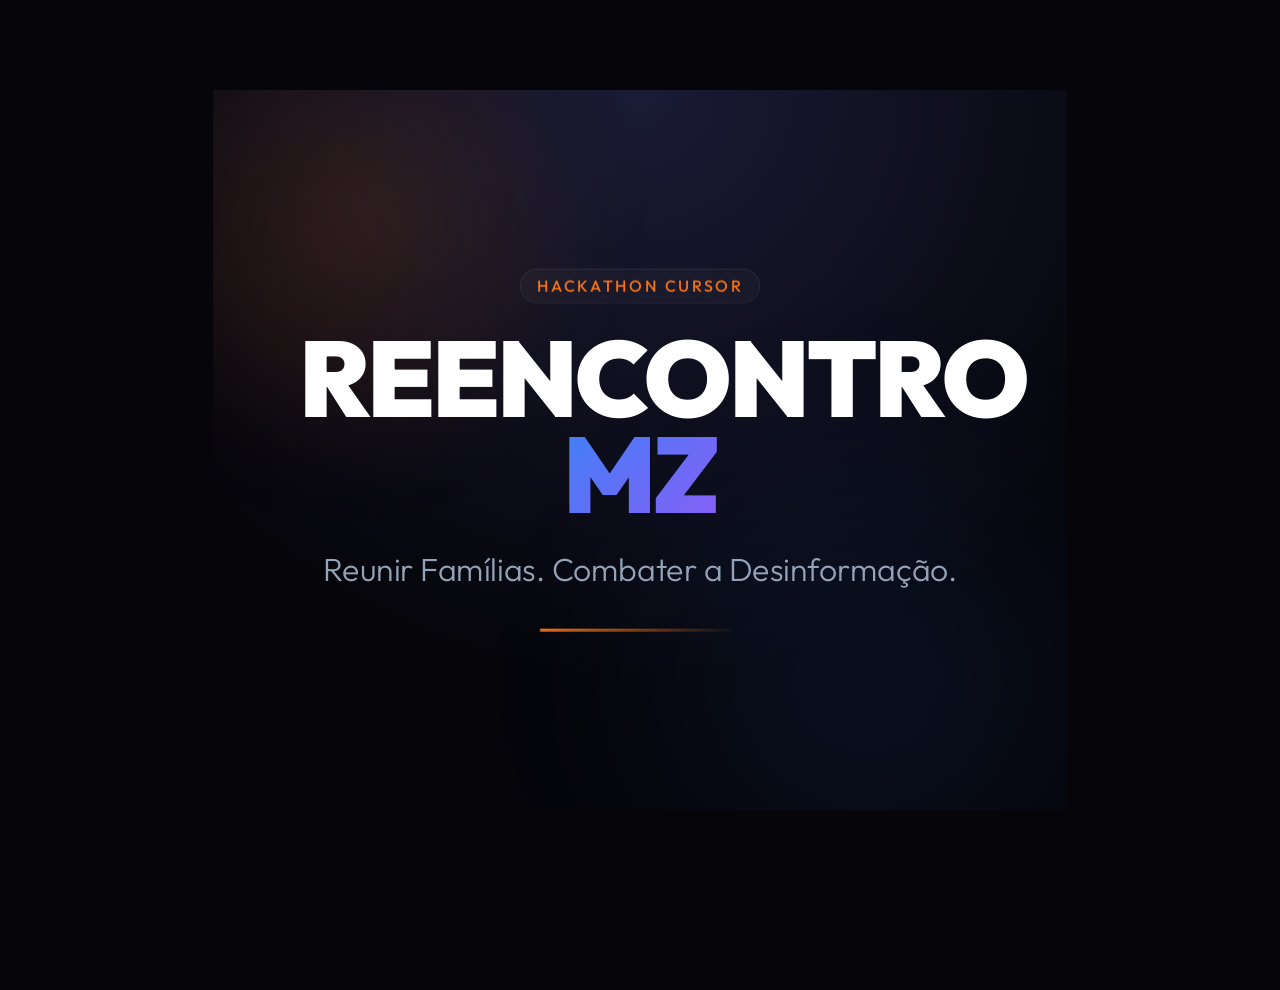
<file: .frontend-slides/slide-previews/style-a.html>
<!DOCTYPE html>
<html lang="pt-MZ">
<head>
  <meta charset="UTF-8">
  <title>Preview Style A - Electric Studio</title>
  <style>
    @import url('https://fonts.googleapis.com/css2?family=Outfit:wght@300;500;800;900&display=swap');
    
    html, body {
      margin: 0; padding: 0;
      width: 100vw; height: 100vh;
      overflow: hidden;
      background: #05050a;
      display: flex; align-items: center; justify-content: center;
      font-family: 'Outfit', sans-serif;
      color: #ffffff;
    }
    
    .viewport-wrapper {
      position: relative;
      width: 1920px; height: 1080px;
      transform-origin: center center;
      background: radial-gradient(circle at 50% 0%, #1a1b35 0%, #05050a 70%);
      overflow: hidden;
    }

    .glow-sphere {
      position: absolute;
      width: 800px; height: 800px;
      border-radius: 50%;
      background: radial-gradient(circle, rgba(249, 115, 22, 0.15) 0%, rgba(0,0,0,0) 70%);
      top: -200px; left: -200px;
      filter: blur(60px);
      animation: drift 10s infinite alternate ease-in-out;
    }
    .glow-sphere-2 {
      position: absolute;
      width: 1000px; height: 1000px;
      border-radius: 50%;
      background: radial-gradient(circle, rgba(59, 130, 246, 0.1) 0%, rgba(0,0,0,0) 70%);
      bottom: -300px; right: -200px;
      filter: blur(80px);
      animation: drift 15s infinite alternate-reverse ease-in-out;
    }

    @keyframes drift {
      0% { transform: translate(0, 0); }
      100% { transform: translate(100px, 100px); }
    }

    .content {
      position: absolute;
      top: 50%; left: 50%;
      transform: translate(-50%, -50%);
      text-align: center;
      width: 80%;
      z-index: 10;
    }

    .badge {
      display: inline-block;
      padding: 10px 24px;
      border-radius: 100px;
      border: 1px solid rgba(255,255,255,0.1);
      background: rgba(255,255,255,0.03);
      backdrop-filter: blur(10px);
      color: #f97316;
      font-size: 24px;
      font-weight: 500;
      letter-spacing: 4px;
      text-transform: uppercase;
      margin-bottom: 40px;
      opacity: 0;
      animation: fadeUp 1s cubic-bezier(0.16, 1, 0.3, 1) 0.2s forwards;
    }

    h1 {
      font-size: 160px;
      font-weight: 900;
      margin: 0;
      line-height: 0.9;
      letter-spacing: -4px;
      opacity: 0;
      animation: fadeUp 1s cubic-bezier(0.16, 1, 0.3, 1) 0.4s forwards;
      text-transform: uppercase;
    }

    h1 span {
      background: linear-gradient(135deg, #3b82f6, #8b5cf6);
      -webkit-background-clip: text;
      -webkit-text-fill-color: transparent;
    }

    h2 {
      font-size: 48px;
      font-weight: 300;
      color: #94a3b8;
      margin-top: 40px;
      opacity: 0;
      animation: fadeUp 1s cubic-bezier(0.16, 1, 0.3, 1) 0.6s forwards;
    }

    .accent-line {
      width: 0;
      height: 4px;
      background: linear-gradient(90deg, #f97316, transparent);
      margin: 60px auto 0;
      animation: expandLine 1.5s cubic-bezier(0.16, 1, 0.3, 1) 0.8s forwards;
    }

    @keyframes fadeUp {
      from { opacity: 0; transform: translateY(60px); }
      to { opacity: 1; transform: translateY(0); }
    }
    @keyframes expandLine {
      to { width: 300px; }
    }
  </style>
</head>
<body>
  <div class="viewport-wrapper">
    <div class="glow-sphere"></div>
    <div class="glow-sphere-2"></div>
    <div class="content">
      <div class="badge">Hackathon Cursor</div>
      <h1>Reencontro <span>MZ</span></h1>
      <h2>Reunir Famílias. Combater a Desinformação.</h2>
      <div class="accent-line"></div>
    </div>
  </div>

  <script>
    function scaleStage() {
      const wrapper = document.querySelector('.viewport-wrapper');
      const scale = Math.min(window.innerWidth / 1920, window.innerHeight / 1080);
      wrapper.style.transform = `scale(${scale})`;
    }
    window.addEventListener('resize', scaleStage);
    scaleStage();
  </script>
</body>
</html>
</file>
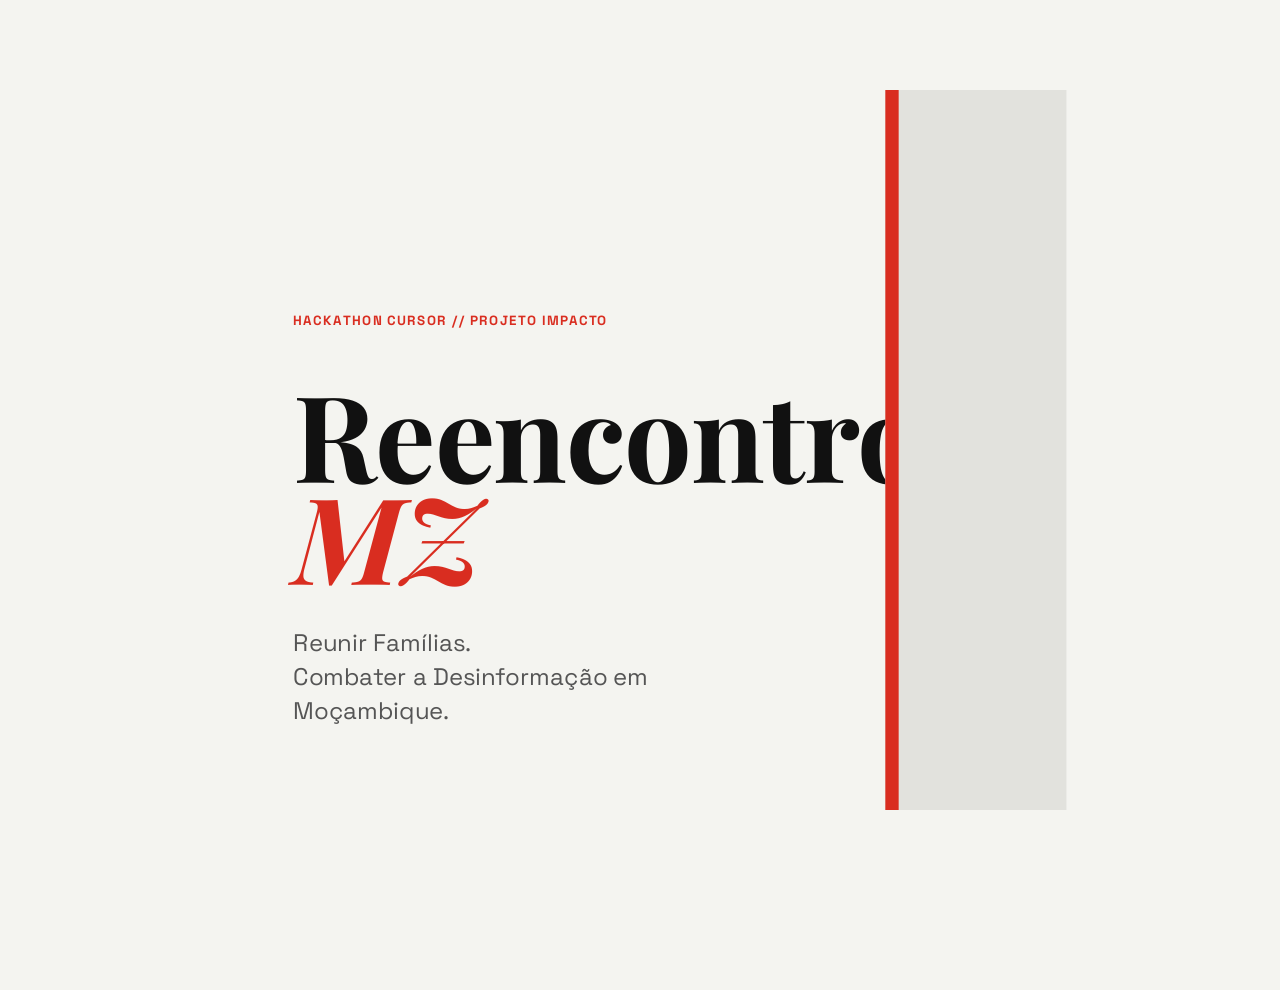
<file: .frontend-slides/slide-previews/style-b.html>
<!DOCTYPE html>
<html lang="pt-MZ">
<head>
  <meta charset="UTF-8">
  <title>Preview Style B - Swiss Editorial</title>
  <style>
    @import url('https://fonts.googleapis.com/css2?family=Playfair+Display:ital,wght@0,700;1,700&family=Space+Grotesk:wght@400;700&display=swap');
    
    html, body {
      margin: 0; padding: 0;
      width: 100vw; height: 100vh;
      overflow: hidden;
      background: #f4f4f0;
      display: flex; align-items: center; justify-content: center;
      font-family: 'Space Grotesk', sans-serif;
      color: #111111;
    }
    
    .viewport-wrapper {
      position: relative;
      width: 1920px; height: 1080px;
      transform-origin: center center;
      background: #f4f4f0;
      overflow: hidden;
      display: flex;
    }

    .left-col {
      width: 60%;
      height: 100%;
      padding: 120px;
      display: flex;
      flex-direction: column;
      justify-content: center;
      position: relative;
    }

    .right-col {
      width: 40%;
      height: 100%;
      background: #e2e2dd;
      position: relative;
      overflow: hidden;
    }

    .image-placeholder {
      position: absolute;
      inset: 0;
      background: url('https://images.unsplash.com/photo-1488521787991-ed7bbaae773c?q=80&w=2070&auto=format&fit=crop') center/cover;
      filter: grayscale(100%) contrast(1.2);
      mix-blend-mode: multiply;
      opacity: 0;
      animation: fadeIn 2s ease 0.5s forwards;
      transform: scale(1.1);
      animation: scaleDown 10s ease-out forwards;
    }

    .red-block {
      position: absolute;
      top: 0; left: -20px;
      width: 40px; height: 100%;
      background: #d92d20;
    }

    .header-info {
      font-size: 20px;
      text-transform: uppercase;
      letter-spacing: 2px;
      font-weight: 700;
      color: #d92d20;
      margin-bottom: 80px;
      opacity: 0;
      animation: slideRight 1s cubic-bezier(0.16, 1, 0.3, 1) 0.2s forwards;
    }

    h1 {
      font-family: 'Playfair Display', serif;
      font-size: 180px;
      line-height: 0.85;
      margin: 0;
      letter-spacing: -2px;
      opacity: 0;
      animation: slideRight 1s cubic-bezier(0.16, 1, 0.3, 1) 0.4s forwards;
    }

    h1 span {
      font-style: italic;
      color: #d92d20;
    }

    h2 {
      font-size: 36px;
      font-weight: 400;
      color: #555555;
      margin-top: 60px;
      max-width: 800px;
      line-height: 1.4;
      opacity: 0;
      animation: slideRight 1s cubic-bezier(0.16, 1, 0.3, 1) 0.6s forwards;
    }

    @keyframes slideRight {
      from { opacity: 0; transform: translateX(-40px); }
      to { opacity: 1; transform: translateX(0); }
    }
    @keyframes fadeIn {
      to { opacity: 0.6; }
    }
    @keyframes scaleDown {
      to { transform: scale(1); }
    }

  </style>
</head>
<body>
  <div class="viewport-wrapper">
    <div class="left-col">
      <div class="header-info">HACKATHON CURSOR // PROJETO IMPACTO</div>
      <h1>Reencontro<br><span>MZ</span></h1>
      <h2>Reunir Famílias.<br>Combater a Desinformação em Moçambique.</h2>
    </div>
    <div class="right-col">
      <div class="red-block"></div>
      <div class="image-placeholder"></div>
    </div>
  </div>

  <script>
    function scaleStage() {
      const wrapper = document.querySelector('.viewport-wrapper');
      const scale = Math.min(window.innerWidth / 1920, window.innerHeight / 1080);
      wrapper.style.transform = `scale(${scale})`;
    }
    window.addEventListener('resize', scaleStage);
    scaleStage();
  </script>
</body>
</html>
</file>
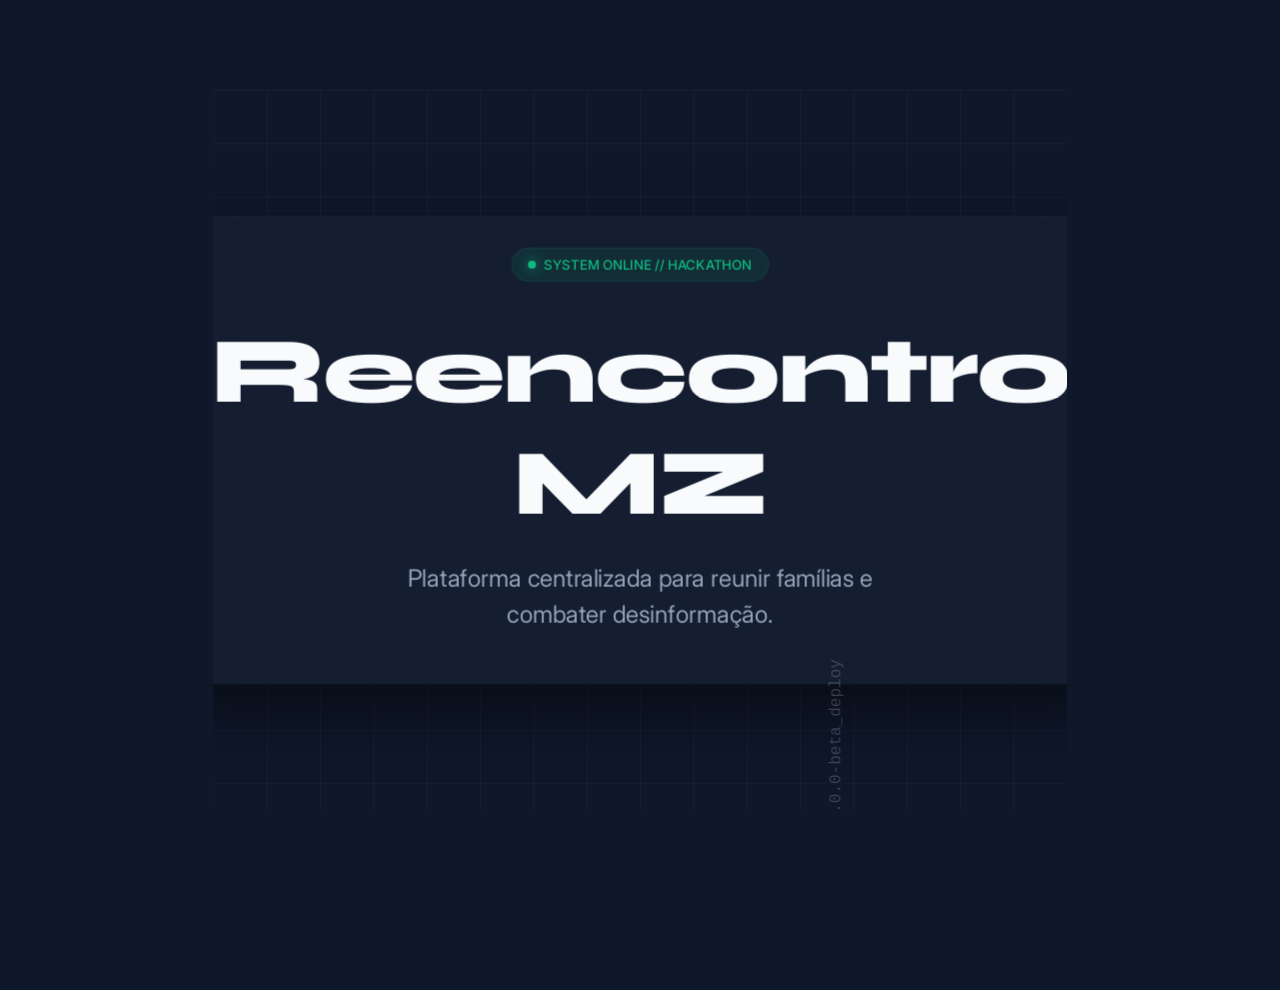
<file: .frontend-slides/slide-previews/style-c.html>
<!DOCTYPE html>
<html lang="pt-MZ">
<head>
  <meta charset="UTF-8">
  <title>Preview Style C - Tech Minimalist</title>
  <style>
    @import url('https://fonts.googleapis.com/css2?family=Syne:wght@400;700;800&family=Inter:wght@400;500&display=swap');
    
    html, body {
      margin: 0; padding: 0;
      width: 100vw; height: 100vh;
      overflow: hidden;
      background: #0f172a;
      display: flex; align-items: center; justify-content: center;
      font-family: 'Inter', sans-serif;
      color: #f8fafc;
    }
    
    .viewport-wrapper {
      position: relative;
      width: 1920px; height: 1080px;
      transform-origin: center center;
      background: #0f172a;
      overflow: hidden;
    }

    .grid-bg {
      position: absolute;
      inset: 0;
      background-image: 
        linear-gradient(to right, rgba(255,255,255,0.03) 1px, transparent 1px),
        linear-gradient(to bottom, rgba(255,255,255,0.03) 1px, transparent 1px);
      background-size: 80px 80px;
      opacity: 0;
      animation: fadeIn 2s ease forwards;
    }

    .central-card {
      position: absolute;
      top: 50%; left: 50%;
      transform: translate(-50%, -50%);
      width: 1400px;
      height: 700px;
      background: rgba(30, 41, 59, 0.4);
      border: 1px solid rgba(148, 163, 184, 0.1);
      border-radius: 40px;
      backdrop-filter: blur(20px);
      display: flex;
      flex-direction: column;
      justify-content: center;
      align-items: center;
      text-align: center;
      box-shadow: 0 40px 100px rgba(0,0,0,0.5);
      opacity: 0;
      animation: scaleUp 1.2s cubic-bezier(0.16, 1, 0.3, 1) 0.3s forwards;
    }

    .status-pill {
      display: inline-flex;
      align-items: center;
      gap: 12px;
      padding: 12px 24px;
      background: rgba(16, 185, 129, 0.1);
      border: 1px solid rgba(16, 185, 129, 0.2);
      border-radius: 100px;
      color: #10b981;
      font-weight: 500;
      font-size: 20px;
      margin-bottom: 50px;
    }

    .dot {
      width: 12px; height: 12px;
      border-radius: 50%;
      background: #10b981;
      box-shadow: 0 0 20px #10b981;
      animation: pulse 2s infinite;
    }

    h1 {
      font-family: 'Syne', sans-serif;
      font-size: 140px;
      font-weight: 800;
      margin: 0;
      letter-spacing: -3px;
    }

    h2 {
      font-size: 36px;
      font-weight: 400;
      color: #94a3b8;
      margin-top: 30px;
      max-width: 800px;
      line-height: 1.5;
    }

    .code-accent {
      position: absolute;
      bottom: -60px; right: 100px;
      font-family: monospace;
      font-size: 24px;
      color: rgba(148, 163, 184, 0.3);
      transform: rotate(-90deg);
      transform-origin: left top;
    }

    @keyframes fadeIn { to { opacity: 1; } }
    @keyframes scaleUp {
      from { opacity: 0; transform: translate(-50%, -40%); }
      to { opacity: 1; transform: translate(-50%, -50%); }
    }
    @keyframes pulse {
      0%, 100% { opacity: 1; transform: scale(1); }
      50% { opacity: 0.5; transform: scale(0.8); }
    }

  </style>
</head>
<body>
  <div class="viewport-wrapper">
    <div class="grid-bg"></div>
    <div class="central-card">
      <div class="status-pill">
        <div class="dot"></div>
        SYSTEM ONLINE // HACKATHON
      </div>
      <h1>Reencontro MZ</h1>
      <h2>Plataforma centralizada para reunir famílias e combater desinformação.</h2>
    </div>
    <div class="code-accent">v1.0.0-beta_deploy</div>
  </div>

  <script>
    function scaleStage() {
      const wrapper = document.querySelector('.viewport-wrapper');
      const scale = Math.min(window.innerWidth / 1920, window.innerHeight / 1080);
      wrapper.style.transform = `scale(${scale})`;
    }
    window.addEventListener('resize', scaleStage);
    scaleStage();
  </script>
</body>
</html>
</file>
